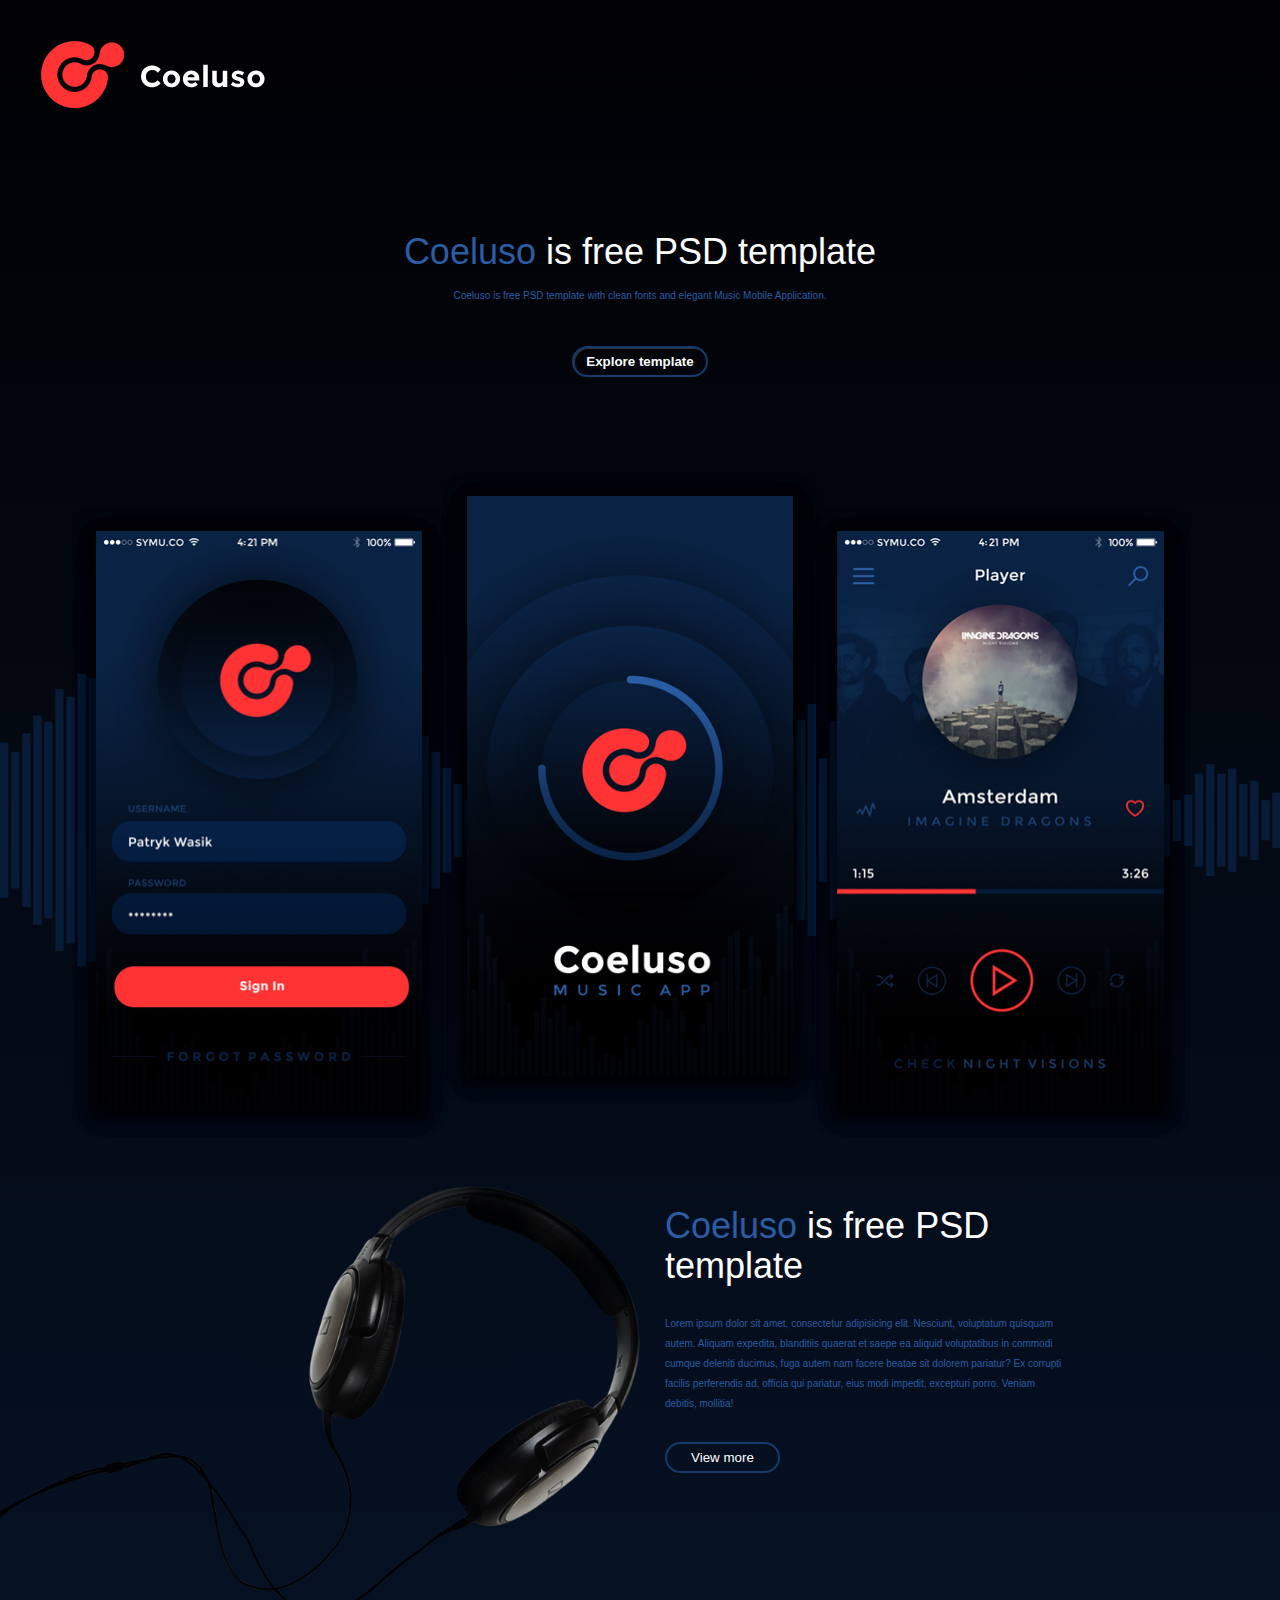
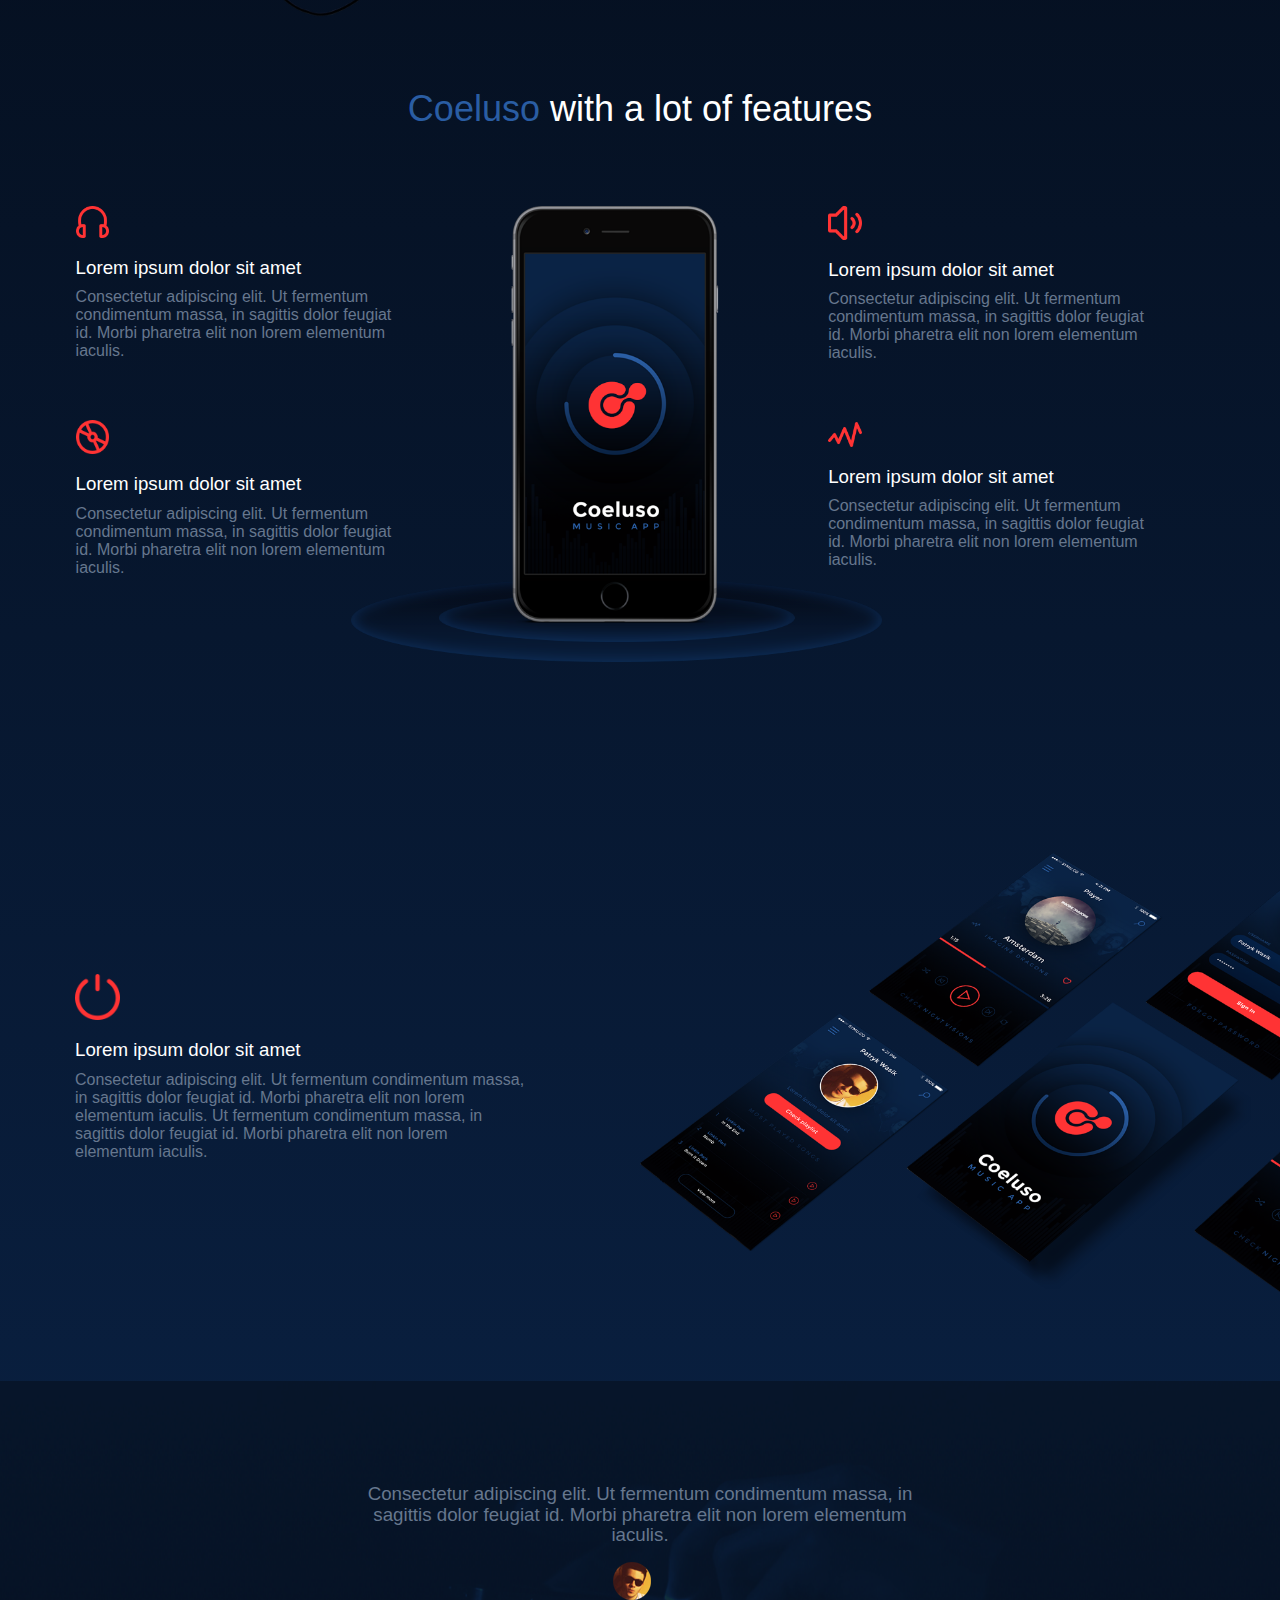
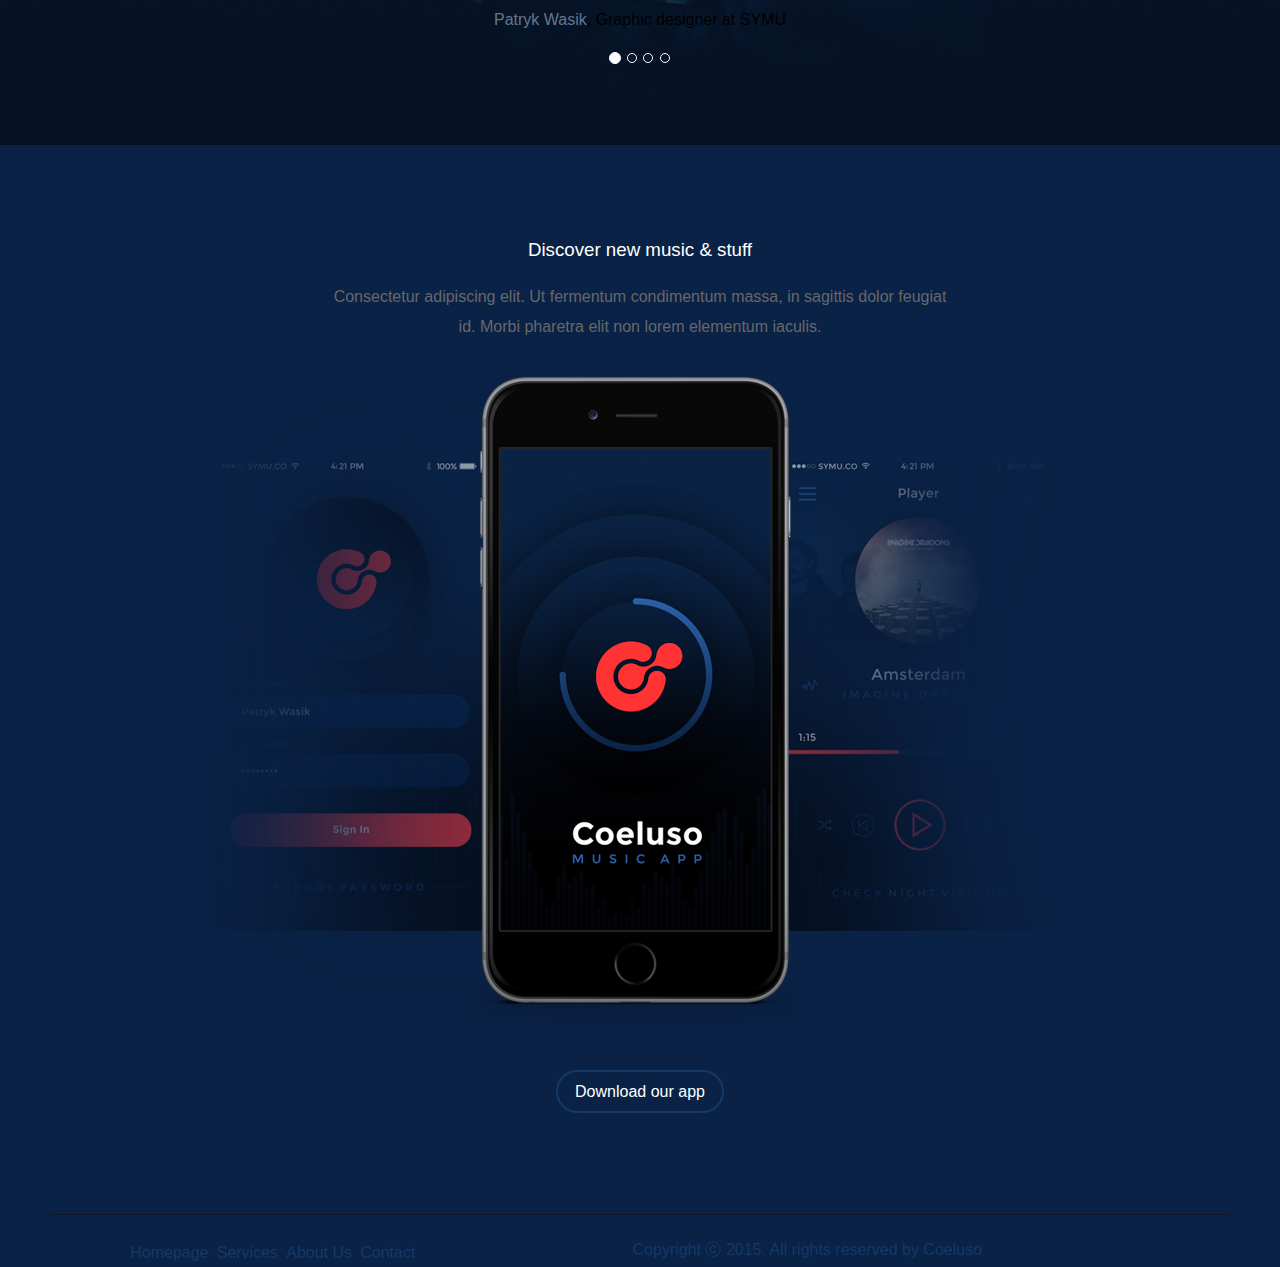
<file: index.html>
<!DOCTYPE html>
<html lang="en">
  <head>
    <meta charset="UTF-8" />
    <meta http-equiv="X-UA-Compatible" content="IE=edge" />
    <meta name="viewport" content="width=device-width, initial-scale=1.0" />
    <title>Coeluso</title>
<!--     <link rel="stylesheet" type="text/css" href="css/style.css" /> -->
      <script type="text/javascript" src="js/script.js"></script>
    <link rel="stylesheet/less" type="text/css" href="css/style.less" />
    <script type="text/javascript" src="js/less.js"></script>
  </head>
  <body>
    <header>
      <div class="container">
        <div class="row header-row">
          <div class="logo">
            <div class="navbar-brand"><img src="images/logo.png" alt="" /></div>
          </div>
          <div
            class="threeline_nav_icon"
          >
            <span style="font-size: 50px; cursor: pointer" onclick=""
              >&#9776;</span
            >
          </div>
        </div>
      </div>
    </header>
    <section id="section-1" class="section-1 text-center">
      <div class="container">
        <div class="row">
          <div class="">
            <h1 class="section-1-h1">
              <span class="light_blue">Coeluso</span> is free PSD template
            </h1>
            <br />
            <p class="section-1-p">
              Coeluso is free PSD template with clean fonts and elegant Music
              Mobile Application.
            </p>
            <br />
            <br />
            <br />
            <br />
            <br />
            <br />
            <button type="button" class="btn_explore_template" name="button">
              <b>Explore template</b>
            </button>
          </div>
        </div>
      </div>
    </section>
    <section id="section-2">
      <div class="container-fluid section-2">
        <div class="container flex">
          <div class="row">
            <div class="col-3 left_image flex">
              <img
                src="images/left_Warstwa_3.png"
                class="img-responsive shadows"
              />
            </div>
            <div class="col-3 middle_image flex">
              <img
                src="images/middle_Warstwa_2.png"
                class="img-responsive shadows"
              />
            </div>
            <div class="col-3 right_image flex">
              <img
                src="images/right_Warstwa_4.png"
                class="img-responsive shadows"
              />
            </div>
          </div>
        </div>
      </div>
    </section>
    <section class="section-3" id="section-3">
      <div class="container-fluid">
        <div class="row">
          <div class="nopad">
            <img
              src="images/Headphones.png"
              class="img-responsive"
              alt="images/Headphones"
            />
          </div>
          <div class="section-3-columns">
            <h1 class="section-1-h1">
              <span class="light_blue">Coeluso</span> is free PSD template
            </h1>
            <br />
            <p class="section-1-p">
              Lorem ipsum dolor sit amet, consectetur adipisicing elit.
              Nesciunt, voluptatum quisquam autem. Aliquam expedita, blanditiis
              quaerat et saepe ea aliquid voluptatibus in commodi cumque
              deleniti ducimus, fuga autem nam facere beatae sit dolorem
              pariatur? Ex corrupti facilis perferendis ad, officia qui
              pariatur, eius modi impedit, excepturi porro. Veniam debitis,
              mollitia!
            </p>
            <br />

            <button class="btn btn-default btn_view_more animated rollIn">
              View more
            </button>
          </div>
        </div>
      </div>
    </section>
    <section id="section-4" class="section-4">
      <div class="container">
        <h1 class="text-center">
          <span class="light_blue">Coeluso</span> with a lot of features
        </h1>
        <br />
        <div class="row row-left">
          <div class="col-3">
            <div class="row">
              <img
                src="icons/Speaker.png"
                class="Speaker"
                alt="images/Speaker"
              />
              <h3>Lorem ipsum dolor sit amet</h3>
              <p class="section-4-p">
                Consectetur adipiscing elit. Ut fermentum condimentum massa, in
                sagittis dolor feugiat id. Morbi pharetra elit non lorem
                elementum iaculis.
              </p>
            </div>
            <div class="row">
              <img
                src="icons/Activity.png"
                class="Activity"
                alt="images/Activity"
              />
              <h3>Lorem ipsum dolor sit amet</h3>
              <p class="section-4-p">
                Consectetur adipiscing elit. Ut fermentum condimentum massa, in
                sagittis dolor feugiat id. Morbi pharetra elit non lorem
                elementum iaculis.
              </p>
            </div>
          </div>
          <div class="col-3 hidden-sm">
            <img src="images/Phone.png" class="Phone" alt="images/Phone" />
          </div>
          <div class="col-3">
            <div class="row">
              <img
                src="icons/small_Headphones.png"
                class="small_Headphones"
                alt="images/small_Headphones"
              />
              <h3>Lorem ipsum dolor sit amet</h3>
              <p class="section-4-p">
                Consectetur adipiscing elit. Ut fermentum condimentum massa, in
                sagittis dolor feugiat id. Morbi pharetra elit non lorem
                elementum iaculis.
              </p>
            </div>
            <div class="row">
              <img src="icons/CD.png" class="CD" alt="images/CD" />
              <h3>Lorem ipsum dolor sit amet</h3>
              <p class="section-4-p">
                Consectetur adipiscing elit. Ut fermentum condimentum massa, in
                sagittis dolor feugiat id. Morbi pharetra elit non lorem
                elementum iaculis.
              </p>
            </div>
          </div>
        </div>
        <div>
          <div class="col-3 hidden-xs">
            <img src="images/Phone.png" class="Phone" alt="images/Phone" />
          </div>
        </div>
      </div>
    </section>
    <section class="section-5" id="section-5">
      <div class="container-fluid">
        <div class="row">
          <div
            class="col-2 left_padding"
          >
            <div class="row-1">
              <img
                src="icons/power_Icon.png"
                class="power_icon"
                alt="images\power_icon"
              />
              <h3 class="section-4-h3">Lorem ipsum dolor sit amet</h3>
              <p class="section-4-p">
                Consectetur adipiscing elit. Ut fermentum condimentum massa, in
                sagittis dolor feugiat id. Morbi pharetra elit non lorem
                elementum iaculis. Ut fermentum condimentum massa, in sagittis
                dolor feugiat id. Morbi pharetra elit non lorem elementum
                iaculis.
              </p>
            </div>
          </div>
          <div class="nopad position-right">
            <img
              src="images/Graphic.png"
              class="Graphic"
              alt="images\Graphic"
            />
          </div>
        </div>
      </div>
    </section>
    <section id="section-6" class="section-6">
      <div
        id="carousel-generic"
        class="carousel slide container-fluid"
        data-ride="carousel"
      >


        <!-- Wrapper for slides -->
        <div class="carousel-inner">
          <div class="item active">
            <!-- <img src="images/hand_bg.png" alt=""> -->
            <h3 class="section-7-h3 text-center">
              Consectetur adipiscing elit. Ut fermentum condimentum massa, in<br />
              sagittis dolor feugiat id. Morbi pharetra elit non lorem elementum
              iaculis.
            </h3>
            <div class="section-6-row">
              <div class="col">
                <img
                  src="icons/pic.png"
                  class="img-responsive hidden-lg hidden-md"
                  alt="icons/pic"
                />
                <p>
                  <span class="section-6-span">Patryk Wasik</span>, Graphic
                  designer at SYMU
                </p>
              </div>
            </div>

            <div class="carousel-caption"></div>
          </div>
        </div>
        
      </div>
      <div class="carousel">
      <ol class="carousel-indicators li_color">
        <li
          data-target="#carousel-generic"
          data-slide-to="0"
          class="active li_color"
        ></li>
        <li
          data-target="#carousel-generic"
          data-slide-to="1"
          class="li_color"
        ></li>
        <li
          data-target="#carousel-generic"
          data-slide-to="2"
          class="li_color"
        ></li>
        <li
          data-target="#carousel-generic"
          data-slide-to="3"
          class="li_color"
        ></li>
      </ol>
    </div>
    </section>

    <section id="section-7" class="section-7 text-center">
      <div class="container">
        <div class="row">
          <h3 class="section-7-h3">Discover new music & stuff</h3>
          <p class="section-7-p">
            Consectetur adipiscing elit. Ut fermentum condimentum massa, in
            sagittis dolor feugiat<br />
            id. Morbi pharetra elit non lorem elementum iaculis.
          </p>
          <div class="col-md-12 col-sm-12 col-xs-12">
            <img
              src="images\download_bg.png"
              class="img-responsive download_bg"
              id="download_bg"
              alt="images\download_bg"
            />
          </div>
        </div>
        <div class="row download_row">
          <a href="" class="btn_download animated flipInY">Download our app</a>
        </div>
      </div>
    </section>
    <footer>
      <div class="container footer">
        <div class="row">
          <div class="col-2">
            <a href="#section-1">Homepage</a>
            <a href="#contact">Services</a>
            <a href="#">About Us</a>
            <a href="#">Contact</a>
          </div>
          <div class="col-2">
            <span>Copyright ⓒ 2015. All rights reserved by Coeluso</span>
          </div>
        </div>
      </div>
    </footer>
  </body>
</html>
</file>
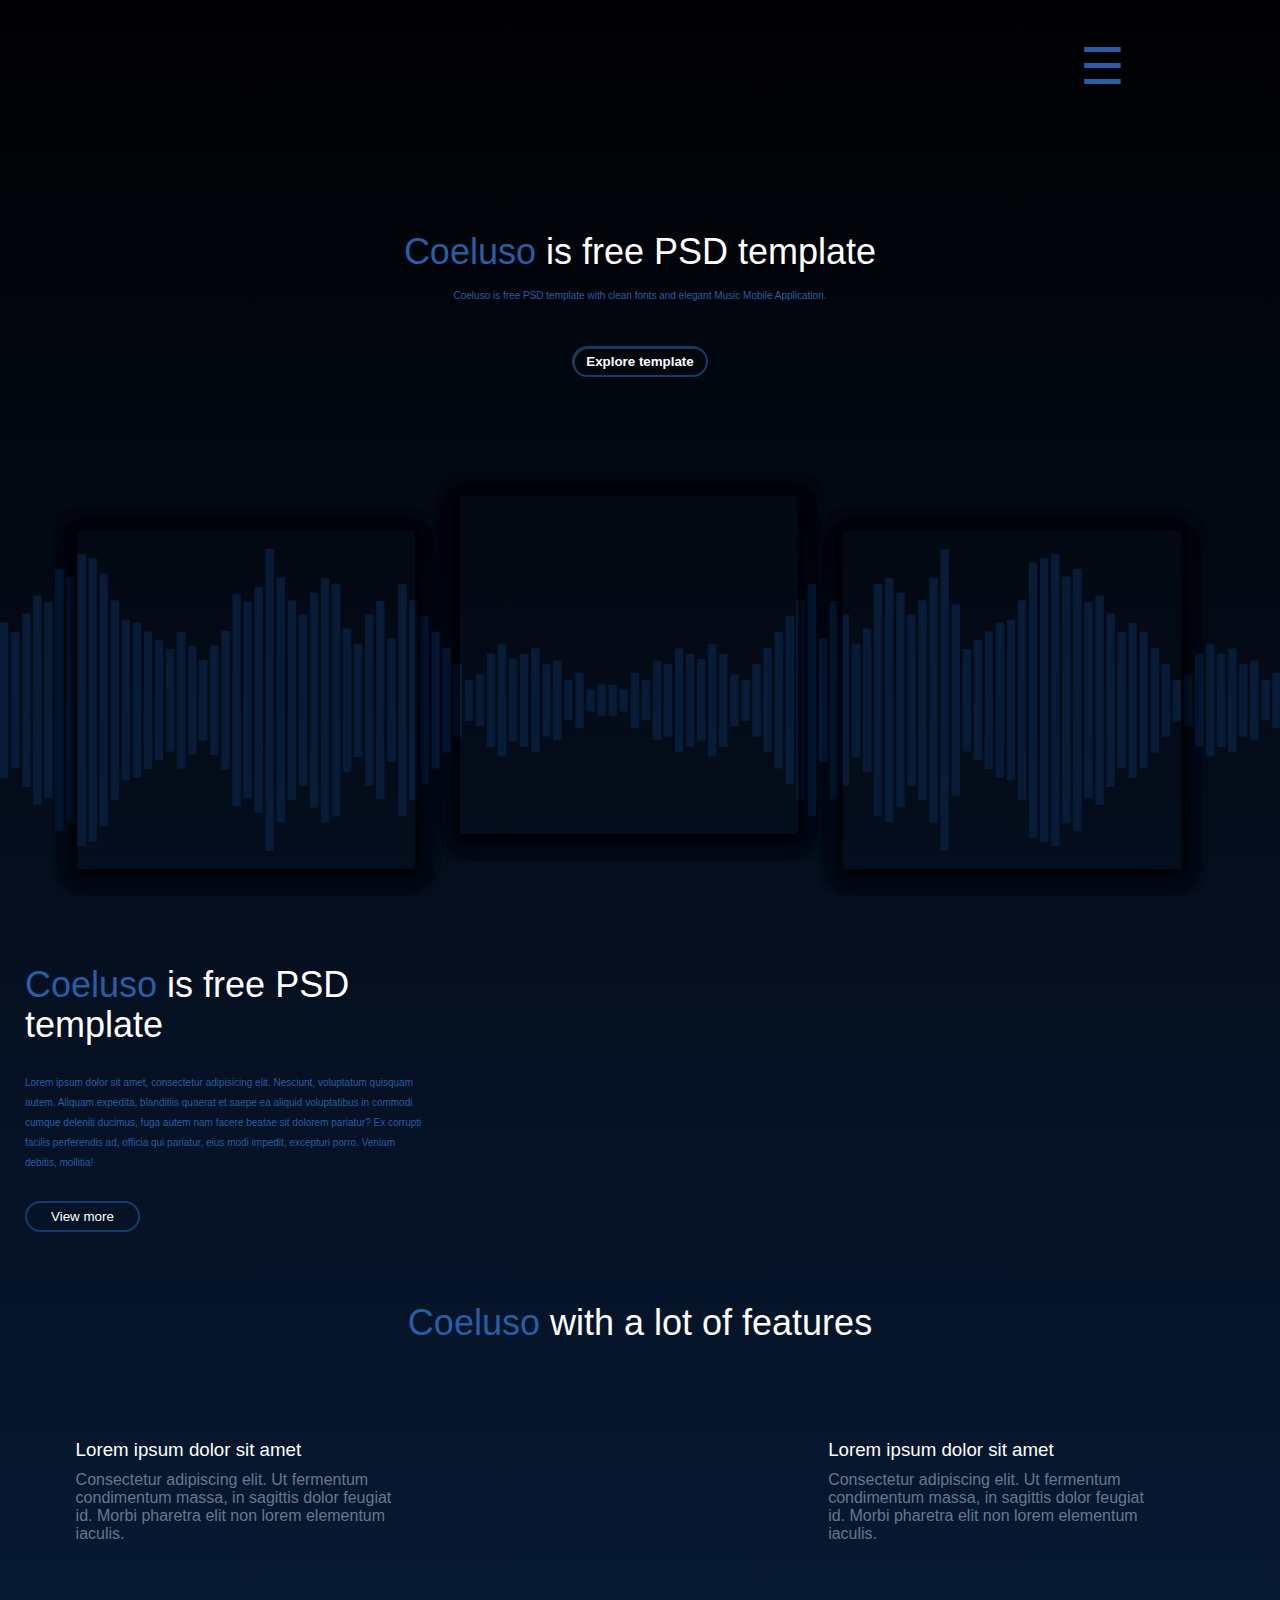
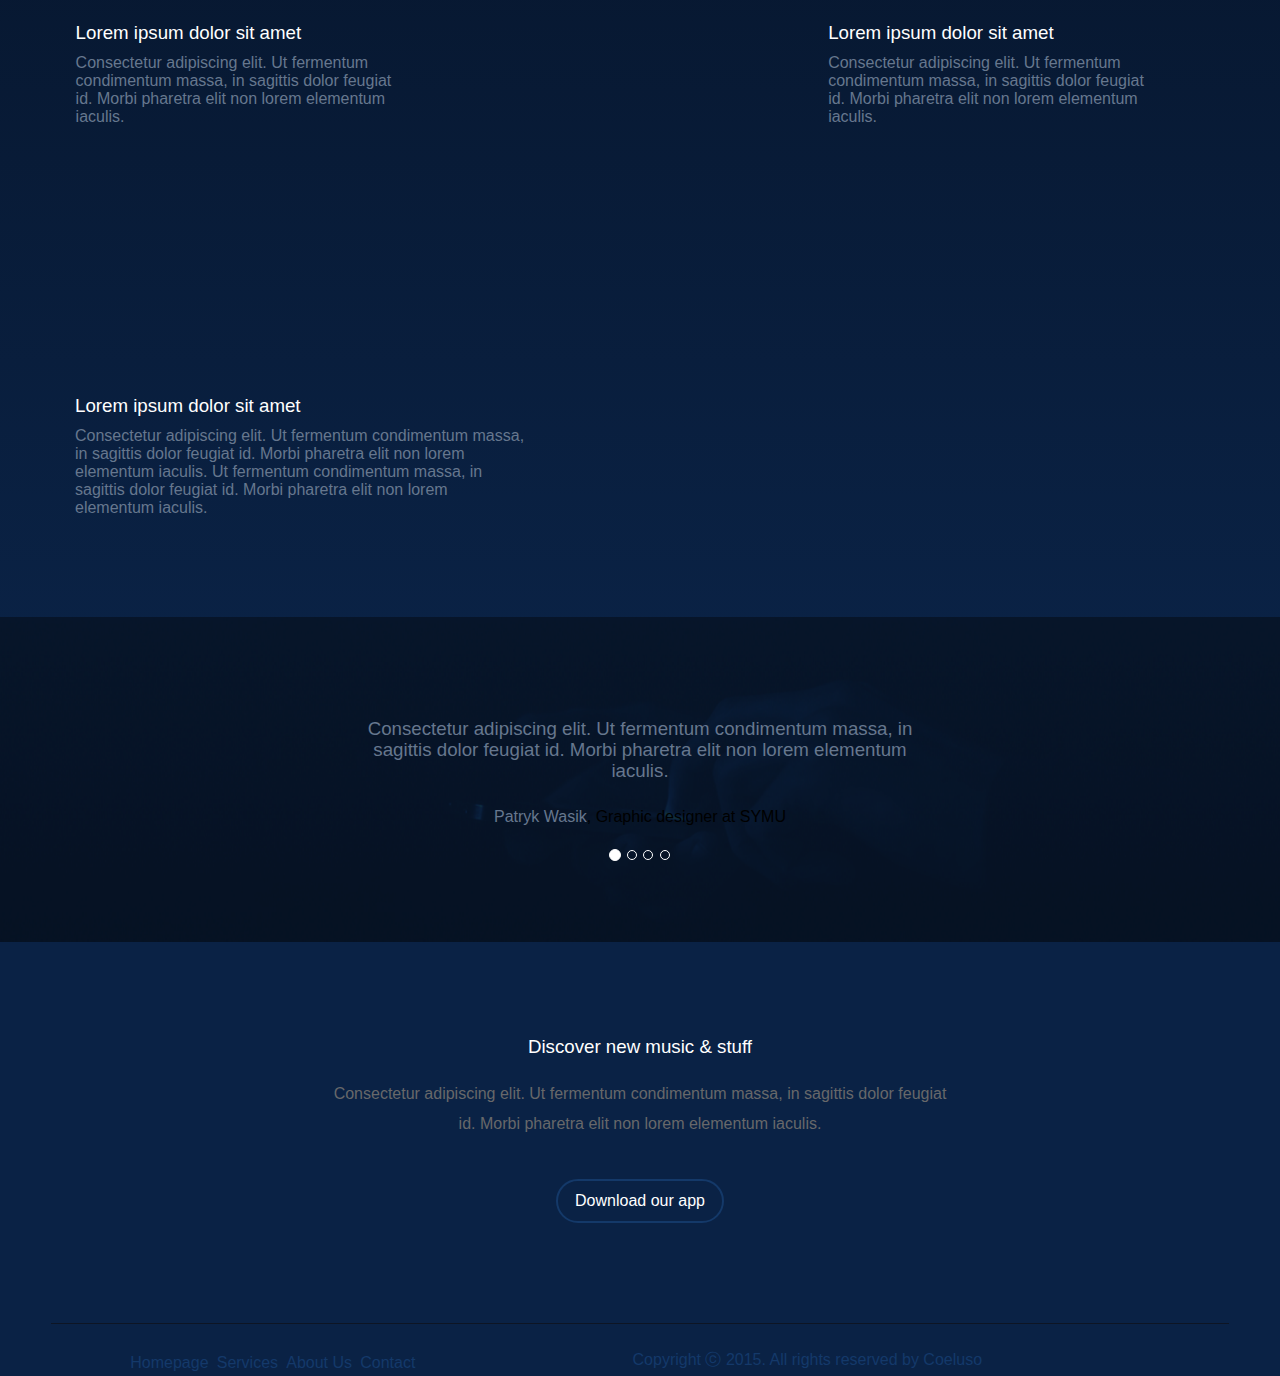
<file: amp-index.html>
<!DOCTYPE html>
<html ⚡ lang="en">
  <head>
    <meta charset="utf-8" />
    <title>Sample document</title>
    <link rel="canonical" href="index.html" />
    <meta
      name="viewport"
      content="width=device-width,minimum-scale=1,initial-scale=1"
    />
    <title>Coeluso</title>
    <!-- <link rel="stylesheet" type="text/css" href="css/style.css" /> -->
      <!-- <script type="text/javascript" src="js/script.js"></script> -->
    <!-- <link rel="stylesheet/less" type="text/css" href="css/style.less" /> -->
    <!-- <script type="text/javascript" src="js/less.js"></script> -->
    <script async src="js/script.js"></script>
    <noscript><style amp-boilerplate>body{-webkit-animation:none;-moz-animation:none;-ms-animation:none;animation:none}</style></noscript><style amp-custom>.class---paste---CSS---rules---have---to---be---less---than---75---Kb--or---hire---Andrpet---developers--for---CSS-development{margin:0} html { font-family: sans-serif; -ms-text-size-adjust: 100%; -webkit-text-size-adjust: 100%; } body { margin: 0; } article, aside, details, figcaption, figure, footer, header, hgroup, main, nav, section, summary { display: block; } audio, canvas, progress, video { display: inline-block; vertical-align: baseline; } audio:not([controls]) { display: none; height: 0; } [hidden], template { display: none; } a { background: transparent; } a:active, a:hover { outline: 0; } .class--AMP--Converter--andrpet---com{margin:0}</style><script async=""   src="https://cdn.ampproject.org/v0.js"></script><script async="" custom-element="amp-youtube" src="https://cdn.ampproject.org/v0/amp-youtube-0.1.js"></script><script async="" custom-element="amp-iframe" src="https://cdn.ampproject.org/v0/amp-iframe-0.1.js"></script><script async custom-element="amp-accordion" src=    "https://cdn.ampproject.org/v0/amp-accordion-0.1.js"></script><script async custom-element="amp-carousel" src="https://cdn.ampproject.org/v0/amp-carousel-0.1.js"></script><script async custom-element="amp-video" src="https://cdn.ampproject.org/v0/amp-video-0.1.js"></script><link rel="canonical" href="https://canonical-link-of-your-website.com"><meta name="viewport" content="width=device-width, height=device-height, initial-scale=1.0, viewport-fit=cover"><meta charset="utf-8"><script async="" custom-element="amp-analytics" src="https://cdn.ampproject.org/v0/amp-analytics-0.1.js"></script>
    
    <style amp-boilerplate>
      /* [Table of contents] 0. Less Styles 1. Standart 2. Header 3. Section 2 4. Section 3 5. Section 4 6. Section 5 6. Section 6 8. Footer */ /*0. Less Styles */ /*1. Standart start */ * { box-sizing: border-box; margin: 0; padding: 0; } body { background: linear-gradient(rgba(0, 0, 0, 0), #010103 0%, #0a2245 75%); background-repeat: no-repeat; font-family: "Montserrat", sans-serif; overflow-x: hidden; } ul { list-style: none; margin: 0; padding-left: 0; overflow: hidden; } a { text-decoration: none; } li { display: inline-block; } .h1, h1 { font-size: 36px; } .h1, .h2, .h3, h1, h2, h3 { margin-top: 20px; margin-bottom: 10px; font-family: inherit; font-weight: 500; line-height: 1.1; color: inherit; } p { margin: 0 0 10px; } .flex { display: flex; flex-wrap: wrap; align-items: center; justify-content: space-between; flex-direction: column; } /* Standart end */ /* Header start */ .section-1 { font-family: "Montserrat", sans-serif; } .threeline_nav_icon { padding: 3%; color: #2a5da3; margin-left: 75%; } .threeline_nav_icon span { font-size: 50px; } .logo { padding: 2%; } header .row { display: flex; } .navbar-brand { float: left; height: 50px; padding: 15px 15px; font-size: 18px; line-height: 20px; } /* .row { margin-right: -15px; margin-left: -15px; } */ .text-center { text-align: center; } /* Header end */ /* Header start */ .section-1 { line-height: 5px; color: #fff; padding: 6%; font-family: "Montserrat", sans-serif; } .light_blue { color: #2a5da3; } .section-1 p { color: #2a5da3; line-height: 20px; font-size: 10px; } button.btn_explore_template { color: #fff; background-color: inherit; border: 2px solid #153b6d; border-radius: 80px; padding: 1%; cursor: pointer; display: inline-block; padding: 6px 12px; margin-bottom: 0; outline: none; /* background: #60a3d8 linear-gradient(#89bbe2, #60a3d8 50%, #378bce); */ box-shadow: inset rgba(97, 97, 97, 0.5) 1px 1px; } /* Section 1 end */ /* Section 2 start */ #section-2 { font-family: "Montserrat", sans-serif; } #section-2 .container { width: 100%; white-space: nowrap; display: block; } .section-2 .col-3 amp-img {padding-top: 100%;} .section-2 { background: url("../images/waves.png"); background-size: contain; background-repeat: no-repeat; background-position: center; padding: 6%; } .left_image, .middle_image, .right_image, .shadows { box-shadow: 1px 2px 15px 10px rgba(0, 0, 0, 0.2), 0 6px 20px 0 rgba(0, 0, 0, 0.19), 0 4px 8px 0 rgba(0, 0, 0, 0.2), 0 6px 20px 0 rgba(0, 0, 0, 0.19); } .middle_image { margin-top: -35px; width: auto; height: auto; } .small_phones { display: block; margin: 10px auto; box-shadow: 1px 2px 15px 10px rgba(0, 0, 0, 0.2), 0 6px 20px 0 rgba(0, 0, 0, 0.19), 0 4px 8px 0 rgba(0, 0, 0, 0.2), 0 6px 20px 0 rgba(0, 0, 0, 0.19); } .col-3 { white-space: normal; display: inline-block; width: 30%; vertical-align: top; margin-right: calc(2% + 2vh); } @media screen and (max-width:767px){ .col-3 { display:block; width: 100%; padding-bottom: 5%; } } .shadow { -webkit-filter: drop-shadow(5px 5px 5px #222); filter: drop-shadow(5px 5px 5px #222); } .img-responsive, .thumbnail > img, .thumbnail a > img, .carousel-inner > .item > img, .carousel-inner > .item > a > img { display: block; max-width: 100%; /* height: auto; */ } img { vertical-align: middle; } .container-fluid { margin-right: auto; margin-left: auto; display: flex; } /* Section 2 end */ /* Section 3 start */ .section-3 { font-family: "Montserrat", sans-serif; color: #fff; position: relative; } .section-3 p { color: #2a5da3; line-height: 20px; font-size: 10px; } button.btn_view_more { color: #fff; background-color: inherit; border: 2px solid #153b6d; border-radius: 80px; padding: 1.5%; padding-left: 6%; padding-right: 6%; } .section-3-columns { float: left; width: 33.33333333%; padding-left: 25px; } 
      @media screen and (max-width:767px){ 
        .section-3-columns { width: 100%; text-align: center; } 
        .nopad { width: 100%!important; padding: 2% 2% 4% 0%; } 
        .row-left { padding: 15px; display: block!important; text-align: center; }
        .section-4 amp-img { display: inline-grid;}
        .section-5 .col-2 amp-img { display: inline-grid;}
      } .nopad { /* height: 25%; */ width: 50%; float: left; } /* Section 3 end */ /* Section 4 start */ .section-4 { padding: 4% 2% 4% 2%; color: #fff; } .section-4 .row { padding-bottom: 50px; } .section-4-p { color: #66778e; font-size: 1em; } .Speaker, .Activity, .CD, .small_Headphones, .power_icon { width: 10%; height: 10%; } .Phone { position: relative; width: 158%; height: 100%; right: 30%; } .section-4 h1 { font-family: "Montserrat", sans-serif; padding-top: 0%; } .row-left { padding: 50px; display: flex; flex-direction: row-reverse; justify-content: center; } @media screen and (max-width:767px) { .hidden-sm { display: none; } .hidden-xs { display: block!important; } .col-2 { width: 100%!important; height: auto!important; padding-left: 0px!important; text-align: center; padding: 4% 2% 4% 2%; } } .hidden-xs { display: none; } /* Section 4 end */ /* Section 5 start */ .section-5 { color: #fff; padding: 7%; padding-left: 0%; padding-right: 0%; } .position-right { padding: 0% !important; float:right; } .col-2 { white-space: normal; /* display: inline-block; */ width: 41%; vertical-align: top; margin-right: 2%; float: left; display: flex; align-items: center; height: 100%; padding-left: 75px; } .Graphic { max-width: 100%; } /* Section 5 end */ /* Section 6 start */ #section-6{ background-image: url('../images/hand_bg.png'); background-repeat: no-repeat; background-size: cover; background-position: center; position: relative; padding: 6%; font-family: 'Montserrat', sans-serif; } .section-6-h3, .section-6-span{ color: #66778E; line-height: 40px; } .carousel-indicators{ position: relative; top: 100%; } .pic{ position: relative; left: 58%; } .li_color{ color: #335A95 !important; } #carousel-generic { /* display: flex; */ justify-content: center; } .section-6-row{ display: flex; /* flex-wrap: nowrap; */ /* left: 200px; */ position: relative; justify-content: center; } .section-6 .col { display: flex; flex-wrap: wrap; align-content: flex-end; flex-direction: column; justify-content: space-between; align-items: center; } .section-6-row img { float: left; padding-right: 15px; } .section-6-row p { float: right; } .section-6 h3 { color: #66778e; } .carousel-indicators .active { width: 12px; height: 12px; margin: 0; background-color: #fff; } .carousel-indicators li { display: inline-block; width: 10px; height: 10px; margin: 1px; text-indent: -999px; cursor: pointer; background-color: #000 \9; background-color: rgba(0,0,0,0); border: 1px solid #fff; border-radius: 10px; } .carousel { display: flex; flex-direction: column-reverse; align-items: center; } /* Section 6 end */ /* Section 7 start */ .section-7 { padding: 5%; font-family: 'Montserrat', sans-serif; } .download_bg{ display: block; margin:0 auto; } .section-7-h3{ color: #fff; padding: 1%; } .section-7-p{ color:#67686A; line-height: 30px; font-family: 'Montserrat', sans-serif; } .download_row{ padding: 2%; margin-top: 30px; } .btn_download{ color: #fff; background-color: inherit; padding: 1.5%; padding-top: 1%; padding-bottom:1%; border: 2px solid #143969; border-radius: 80px; text-decoration: none; } .btn_download:hover{ text-decoration: none; } .btn_download:visited{ color: #fff; } /* Section 7 end */ /* Section 8 end */ .footer{ padding-top: 2%; padding-bottom: 2%; border-top: 1px solid #0d1524; margin: 2% 4% 0% 4%; } .footer a{ color: #14396a; text-decoration: none; padding:1%; } .footer a:hover{ color: #fff; text-decoration: none; } .footer span{ color: #14396a; float:left; } /* Section 8 start */ /* Section Media start */ /* Section Media end */
      body {
        -webkit-animation: -amp-start 8s steps(1, end) 0s 1 normal both;
        -moz-animation: -amp-start 8s steps(1, end) 0s 1 normal both;
        -ms-animation: -amp-start 8s steps(1, end) 0s 1 normal both;
        animation: -amp-start 8s steps(1, end) 0s 1 normal both;
      }
      @-webkit-keyframes -amp-start {
        from {
          visibility: hidden;
        }
        to {
          visibility: visible;
        }
      }
      @-moz-keyframes -amp-start {
        from {
          visibility: hidden;
        }
        to {
          visibility: visible;
        }
      }
      @-ms-keyframes -amp-start {
        from {
          visibility: hidden;
        }
        to {
          visibility: visible;
        }
      }
      @-o-keyframes -amp-start {
        from {
          visibility: hidden;
        }
        to {
          visibility: visible;
        }
      }
      @keyframes -amp-start {
        from {
          visibility: hidden;
        }
        to {
          visibility: visible;
        }
      }
    </style>
  </head>
  <body>
    <header>
      <div class="container">
        <div class="row header-row">
          <div class="logo">
            <div class="navbar-brand"><amp-img height="180" width="180"   layout="responsive" src="images/logo.png" alt=""></amp-img></div>
          </div>
          <div
            class="threeline_nav_icon"
          >
            <span style="font-size: 50px; cursor: pointer" onclick=""
              >&#9776;</span
            >
          </div>
        </div>
      </div>
    </header>
    <section id="section-1" class="section-1 text-center">
      <div class="container">
        <div class="row">
          <div class="">
            <h1 class="section-1-h1">
              <span class="light_blue">Coeluso</span> is free PSD template
            </h1>
            <br />
            <p class="section-1-p">
              Coeluso is free PSD template with clean fonts and elegant Music
              Mobile Application.
            </p>
            <br />
            <br />
            <br />
            <br />
            <br />
            <br />
            <button type="button" class="btn_explore_template" name="button">
              <b>Explore template</b>
            </button>
          </div>
        </div>
      </div>
    </section>
    <section id="section-2">
      <div class="container-fluid section-2">
        <div class="container flex">
          <div class="row">
            <div class="col-3 left_image flex">
              <amp-img height="180" width="180"   layout="responsive"
                src="images/left_Warstwa_3.png"
                class="img-responsive shadows"
              >
              </amp-img>
            </div>
            <div class="col-3 middle_image flex">
              <amp-img height="180" width="180"   layout="responsive"
                src="images/middle_Warstwa_2.png"
                class="img-responsive shadows"
              >
              </amp-img>
            </div>
            <div class="col-3 right_image flex">
              <amp-img height="180" width="180"   layout="responsive"
                src="images/right_Warstwa_4.png"
                class="img-responsive shadows"
              >
              </amp-img>
            </div>
          </div>
        </div>
      </div>
    </section>
    <section class="section-3" id="section-3">
      <div class="container-fluid">
        <div class="row">
          <div class="nopad">
            <amp-img height="180" width="180"   layout="responsive"
              src="images/Headphones.png"
              class="img-responsive"
              alt="images/Headphones"
            >
            </amp-img>
          </div>
          <div class="section-3-columns">
            <h1 class="section-1-h1">
              <span class="light_blue">Coeluso</span> is free PSD template
            </h1>
            <br />
            <p class="section-1-p">
              Lorem ipsum dolor sit amet, consectetur adipisicing elit.
              Nesciunt, voluptatum quisquam autem. Aliquam expedita, blanditiis
              quaerat et saepe ea aliquid voluptatibus in commodi cumque
              deleniti ducimus, fuga autem nam facere beatae sit dolorem
              pariatur? Ex corrupti facilis perferendis ad, officia qui
              pariatur, eius modi impedit, excepturi porro. Veniam debitis,
              mollitia!
            </p>
            <br />

            <button class="btn btn-default btn_view_more animated rollIn">
              View more
            </button>
          </div>
        </div>
      </div>
    </section>
    <section id="section-4" class="section-4">
      <div class="container">
        <h1 class="text-center">
          <span class="light_blue">Coeluso</span> with a lot of features
        </h1>
        <br />
        <div class="row row-left">
          <div class="col-3">
            <div class="row">
              <amp-img height="180" width="180"   layout="responsive"
                src="icons/Speaker.png"
                class="Speaker"
                alt="images/Speaker"
              >
            </amp-img>
              <h3>Lorem ipsum dolor sit amet</h3>
              <p class="section-4-p">
                Consectetur adipiscing elit. Ut fermentum condimentum massa, in
                sagittis dolor feugiat id. Morbi pharetra elit non lorem
                elementum iaculis.
              </p>
            </div>
            <div class="row">
              <amp-img height="180" width="180"   layout="responsive"
                src="icons/Activity.png"
                class="Activity"
                alt="images/Activity"
              >
              </amp-img>
              <h3>Lorem ipsum dolor sit amet</h3>
              <p class="section-4-p">
                Consectetur adipiscing elit. Ut fermentum condimentum massa, in
                sagittis dolor feugiat id. Morbi pharetra elit non lorem
                elementum iaculis.
              </p>
            </div>
          </div>
          <div class="col-3 hidden-sm">
            <amp-img height="180" width="180"   layout="responsive" src="images/Phone.png" class="Phone" alt="images/Phone" >
            </amp-img>
          </div>
          <div class="col-3">
            <div class="row">
              <amp-img height="180" width="180"   layout="responsive"
                src="icons/small_Headphones.png"
                class="small_Headphones"
                alt="images/small_Headphones"
              >
              </amp-img>
              <h3>Lorem ipsum dolor sit amet</h3>
              <p class="section-4-p">
                Consectetur adipiscing elit. Ut fermentum condimentum massa, in
                sagittis dolor feugiat id. Morbi pharetra elit non lorem
                elementum iaculis.
              </p>
            </div>
            <div class="row">
              <amp-img height="180" width="180"   layout="responsive" src="icons/CD.png" class="CD" alt="images/CD" /></amp-img>
              <h3>Lorem ipsum dolor sit amet</h3>
              <p class="section-4-p">
                Consectetur adipiscing elit. Ut fermentum condimentum massa, in
                sagittis dolor feugiat id. Morbi pharetra elit non lorem
                elementum iaculis.
              </p>
            </div>
          </div>
        </div>
        <div>
          <div class="col-3 hidden-xs">
            <amp-img height="180" width="180"   layout="responsive" src="images/Phone.png" class="Phone" alt="images/Phone" ></amp-img>
          </div>
        </div>
      </div>
    </section>
    <section class="section-5" id="section-5">
      <div class="container-fluid">
        <div class="row">
          <div
            class="col-2 left_padding"
          >
            <div class="row-1">
              <amp-img height="180" width="180"   layout="responsive"
                src="icons/power_Icon.png"
                class="power_icon"
                alt="images\power_icon"
              ></amp-img>
              <h3 class="section-4-h3">Lorem ipsum dolor sit amet</h3>
              <p class="section-4-p">
                Consectetur adipiscing elit. Ut fermentum condimentum massa, in
                sagittis dolor feugiat id. Morbi pharetra elit non lorem
                elementum iaculis. Ut fermentum condimentum massa, in sagittis
                dolor feugiat id. Morbi pharetra elit non lorem elementum
                iaculis.
              </p>
            </div>
          </div>
          <div class="nopad position-right">
            <amp-img height="180" width="180"   layout="responsive"
              src="images/Graphic.png"
              class="Graphic"
              alt="images\Graphic"
            ></amp-img>
          </div>
        </div>
      </div>
    </section>
    <section id="section-6" class="section-6">
      <div
        id="carousel-generic"
        class="carousel slide container-fluid"
        data-ride="carousel"
      >


        <!-- Wrapper for slides -->
        <div class="carousel-inner">
          <div class="item active">
            <!-- <amp-img height="180" width="180"   layout="responsive" src="images/hand_bg.png" alt=""></<amp-img height="180" width="180"   layout="responsive"> -->
            <h3 class="section-7-h3 text-center">
              Consectetur adipiscing elit. Ut fermentum condimentum massa, in<br />
              sagittis dolor feugiat id. Morbi pharetra elit non lorem elementum
              iaculis.
            </h3>
            <div class="section-6-row">
              <div class="col">
                <amp-img height="180" width="180"   layout="responsive"
                  src="icons/pic.png"
                  class="img-responsive hidden-lg hidden-md"
                  alt="icons/pic"
                ></amp-img>
                <p>
                  <span class="section-6-span">Patryk Wasik</span>, Graphic
                  designer at SYMU
                </p>
              </div>
            </div>

            <div class="carousel-caption"></div>
          </div>
        </div>
        
      </div>
      <div class="carousel">
      <ol class="carousel-indicators li_color">
        <li
          data-target="#carousel-generic"
          data-slide-to="0"
          class="active li_color"
        ></li>
        <li
          data-target="#carousel-generic"
          data-slide-to="1"
          class="li_color"
        ></li>
        <li
          data-target="#carousel-generic"
          data-slide-to="2"
          class="li_color"
        ></li>
        <li
          data-target="#carousel-generic"
          data-slide-to="3"
          class="li_color"
        ></li>
      </ol>
    </div>
    </section>

    <section id="section-7" class="section-7 text-center">
      <div class="container">
        <div class="row">
          <h3 class="section-7-h3">Discover new music & stuff</h3>
          <p class="section-7-p">
            Consectetur adipiscing elit. Ut fermentum condimentum massa, in
            sagittis dolor feugiat<br />
            id. Morbi pharetra elit non lorem elementum iaculis.
          </p>
          <div class="col-md-12 col-sm-12 col-xs-12">
            <amp-img height="180" width="180"   layout="responsive"
              src="images\download_bg.png"
              class="img-responsive download_bg"
              id="download_bg"
              alt="images\download_bg"
            ></amp-img>
          </div>
        </div>
        <div class="row download_row">
          <a href="" class="btn_download animated flipInY">Download our app</a>
        </div>
      </div>
    </section>
    <footer>
      <div class="container footer">
        <div class="row">
          <div class="col-2">
            <a href="#section-1">Homepage</a>
            <a href="#contact">Services</a>
            <a href="#">About Us</a>
            <a href="#">Contact</a>
          </div>
          <div class="col-2">
            <span>Copyright ⓒ 2015. All rights reserved by Coeluso</span>
          </div>
        </div>
      </div>
    </footer>
  </body>
</html>
</file>
<file: css/style.css>
/*
[Table of contents]
0. Less Styles
1. Standart
2. Header
3. Section 2
4. Section 3
5. Section 4
6. Section 5
6. Section 6
8. Footer

*/

/*0. Less Styles */

/*1. Standart start */
* {
  box-sizing: border-box;
  margin: 0;
  padding: 0;
}

body {
  background: linear-gradient(rgba(0, 0, 0, 0), #010103 0%, #0a2245 75%);
  background-repeat: no-repeat;
  font-family: "Montserrat", sans-serif;

  overflow-x: hidden;
}

ul {
  list-style: none;
  margin: 0;
  padding-left: 0;
  overflow: hidden;
}
a {
  text-decoration: none;
}

li {
  display: inline-block;
}
.h1,
h1 {
  font-size: 36px;
}
.h1,
.h2,
.h3,
h1,
h2,
h3 {
  margin-top: 20px;
  margin-bottom: 10px;
  font-family: inherit;
  font-weight: 500;
  line-height: 1.1;
  color: inherit;
}

p {
  margin: 0 0 10px;
}
.flex {
    display: flex;
    flex-wrap: wrap;
    align-items: center;
    justify-content: space-between;
    flex-direction: column;
}

/* Standart end */

/* Header start */
.section-1 {
  font-family: "Montserrat", sans-serif;
}
.threeline_nav_icon {
  padding: 3%;
  color: #2a5da3;
  margin-left: 75%;
}

.threeline_nav_icon span {
    font-size: 50px;
}

.logo {
  padding: 2%;
}

header .row {
    display: flex;
}

.navbar-brand {
  float: left;
  height: 50px;
  padding: 15px 15px;
  font-size: 18px;
  line-height: 20px;
}
/* .row {
  margin-right: -15px;
  margin-left: -15px;
} */

.text-center {
  text-align: center;
}
/* Header end */

/* Header start */
.section-1 {
  line-height: 5px;
  color: #fff;
  padding: 6%;
  font-family: "Montserrat", sans-serif;
}
.light_blue {
  color: #2a5da3;
}
.section-1 p {
  color: #2a5da3;
  line-height: 20px;
  font-size: 10px;
}
button.btn_explore_template {
  color: #fff;
  background-color: inherit;
  border: 2px solid #153b6d;
  border-radius: 80px;
  padding: 1%;
  cursor: pointer;

  display: inline-block;
  padding: 6px 12px;
  margin-bottom: 0;
  outline: none;
  /* background: #60a3d8 linear-gradient(#89bbe2, #60a3d8 50%, #378bce); */
  box-shadow: inset rgba(97, 97, 97, 0.5) 1px 1px;
}
/* Section 1 end */

/* Section 2 start */

#section-2 {
  font-family: "Montserrat", sans-serif;
}

#section-2 .container {
  width: 100%;
  white-space: nowrap;
}

.section-2 {
  background: url("../images/waves.png");
  background-size: contain;
  background-repeat: no-repeat;
  background-position: center;
  padding: 6%;
}
.left_image,
.middle_image,
.right_image,
.shadows {
  box-shadow: 1px 2px 15px 10px rgba(0, 0, 0, 0.2),
    0 6px 20px 0 rgba(0, 0, 0, 0.19), 0 4px 8px 0 rgba(0, 0, 0, 0.2),
    0 6px 20px 0 rgba(0, 0, 0, 0.19);
}

.middle_image {
  margin-top: -35px;
  width: auto;
  height: auto;
}
.small_phones {
  display: block;
  margin: 10px auto;
  box-shadow: 1px 2px 15px 10px rgba(0, 0, 0, 0.2),
    0 6px 20px 0 rgba(0, 0, 0, 0.19), 0 4px 8px 0 rgba(0, 0, 0, 0.2),
    0 6px 20px 0 rgba(0, 0, 0, 0.19);
}


.col-3 {
  white-space: normal;
  display: inline-block;
  width: 30%;
  vertical-align: top;
  margin-right: calc(2% + 2vh);
}

@media screen and (max-width:767px){
  .col-3 {
    display:block;
    width: 100%;
    padding-bottom: 5%;
  }
}

.shadow {
  -webkit-filter: drop-shadow(5px 5px 5px #222);
  filter: drop-shadow(5px 5px 5px #222);
}

.img-responsive,
.thumbnail > img,
.thumbnail a > img,
.carousel-inner > .item > img,
.carousel-inner > .item > a > img {
  display: block;
  max-width: 100%;
  /* height: auto; */
}

img {
  vertical-align: middle;
}

.container-fluid {
  margin-right: auto;
  margin-left: auto;
  display: flex;
}

/* Section 2 end */

/* Section 3 start */

.section-3 {
  font-family: "Montserrat", sans-serif;
  color: #fff;
  position: relative;
}
.section-3 p {
  color: #2a5da3;
  line-height: 20px;
  font-size: 10px;
}
button.btn_view_more {
  color: #fff;
  background-color: inherit;
  border: 2px solid #153b6d;
  border-radius: 80px;
  padding: 1.5%;
  padding-left: 6%;
  padding-right: 6%;
}
.section-3-columns {
  float: left;
  width: 33.33333333%;
  padding-left: 25px;
}

@media screen and (max-width:767px){
  .section-3-columns {
    width: 100%;
    text-align: center;
  }
  .nopad {
    width: 100%;
    padding: 2% 2% 4% 0%;
  }
  .row-left {
   padding: 15px;
    display: block;
    text-align: center;
  }
 }
.nopad {
  /* height: 25%; */
  width: 50%;
  float: left;
}
/* Section 3 end */

/* Section 4 start */

.section-4 {
  padding: 4% 2% 4% 2%;
  color: #fff;
}

.section-4 .row {
    padding-bottom: 50px;
}

.section-4-p {
  color: #66778e;
  font-size: 1em;
}
.Speaker,
.Activity,
.CD,
.small_Headphones,
.power_icon {
  width: 10%;
  height: 10%;
}
.Phone {
  position: relative;
  width: 158%;
  height: 100%;
  right: 30%;
}
.section-4 h1 {
  font-family: "Montserrat", sans-serif;
  padding-top: 0%;
}

.row-left {
  padding: 50px;
  display: flex;
  flex-direction: row-reverse;
  justify-content: center;
}

@media screen and (max-width:767px) {
  .hidden-sm {
    display: none;
  }
  .hidden-xs {
    display: block;
  }
  
  .col-2 {
   width: 100%;
    height: auto;
    padding-left: 0px;
    text-align: center;
    padding: 4% 2% 4% 2%;
  }
}


.hidden-xs {
  display: none;
}

/* Section 4 end */

/* Section 5 start */
.section-5 {
  color: #fff;
  padding: 7%;
  padding-left: 0%;
  padding-right: 0%;
}

.position-right {
  padding: 0% !important;
  float:right;
}

.col-2 {
    white-space: normal;
    /* display: inline-block; */
    width: 41%;
    vertical-align: top;
    margin-right: 2%;
    float: left;
    display: flex;
    align-items: center;
    height: 100%;
    padding-left: 75px;
}

.Graphic {
    max-width: 100%;
}
/* Section 5 end */


/* Section 6 start */

#section-6{
    background-image: url('../images/hand_bg.png');
    background-repeat: no-repeat;
    background-size: cover;
    background-position: center;
    position: relative;
    padding: 6%;
  font-family: 'Montserrat', sans-serif;
}

.section-6-h3, .section-6-span{
  color: #66778E;
  line-height: 40px;
}

.carousel-indicators{
  position: relative;
  top: 100%;
}
.pic{
  position: relative;
  left: 58%;
}
.li_color{
  color: #335A95 !important;
}
#carousel-generic {
    /* display: flex; */
    justify-content: center;
}
.section-6-row{
    display: flex;
    /* flex-wrap: nowrap; */
    /* left: 200px; */
    position: relative;
    justify-content: center;
}

.section-6 .col {
  display: flex;
    flex-wrap: wrap;
    align-content: flex-end;
    flex-direction: column;
    justify-content: space-between;
    align-items: center;
}

.section-6-row img {
    float: left;
    padding-right: 15px;
}

.section-6-row p {
    float: right;
}
.section-6 h3 {
    color: #66778e;
}

.carousel-indicators .active {
    width: 12px;
    height: 12px;
    margin: 0;
    background-color: #fff;
}

.carousel-indicators li {
    display: inline-block;
    width: 10px;
    height: 10px;
    margin: 1px;
    text-indent: -999px;
    cursor: pointer;
    background-color: #000 \9;
    background-color: rgba(0,0,0,0);
    border: 1px solid #fff;
    border-radius: 10px;
}
.carousel {
    display: flex;
    flex-direction: column-reverse;
    align-items: center;
}
/* Section 6 end */

/* Section 7 start */
.section-7 {
    padding: 5%;
      font-family: 'Montserrat', sans-serif;
  }
  .download_bg{
  
    display: block;
    margin:0 auto;
  
  }
  .section-7-h3{
    color: #fff;
    padding: 1%;
  }
  
  .section-7-p{
    color:#67686A;
    line-height: 30px;
      font-family: 'Montserrat', sans-serif;
  }
  
  .download_row{
    padding: 2%;
    margin-top: 30px;
  }
  .btn_download{
    color: #fff;
    background-color: inherit;
    padding: 1.5%;
    padding-top: 1%;
    padding-bottom:1%;
    border: 2px solid #143969;
    border-radius: 80px;
    text-decoration: none;
  }
  .btn_download:hover{
    text-decoration: none;
  }
  .btn_download:visited{
    color: #fff;
  }
  

/* Section 7 end */

/* Section 8 end */
.footer{
    padding-top: 2%;
    padding-bottom: 2%;
    border-top: 1px solid #0d1524;
    margin: 2% 4% 0% 4%;
  }
  
  .footer a{
    color: #14396a;
    text-decoration: none;
    padding:1%;
  }
  .footer a:hover{
    color: #fff;
    text-decoration: none;
  }
  .footer span{
    color: #14396a;
    float:left;
  }
  
  
/* Section 8 start */

/* Section Media start */

/* Section Media end */
</file>
